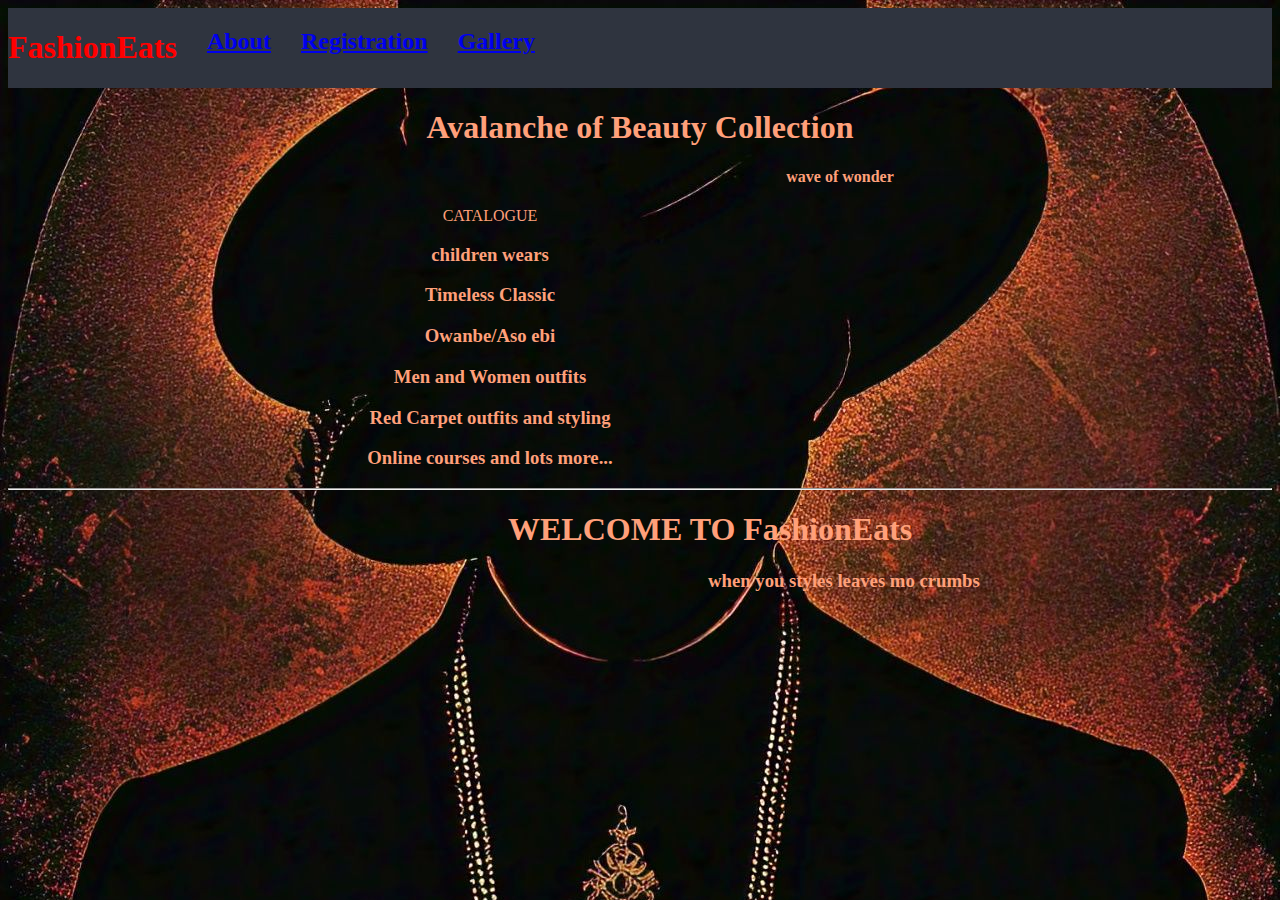
<file: index.html>
<!DOCTYPE html>
<html>                                                                                   
<head> 
	<title>first page</title>
	<link rel="stylesheet" type="text/css" href="styles.css">
</head>
<body style="background-image: url(IMG2.jpg);" background-size="cover;" style="background-size: cover;" style="background-repeat: no-repeat;">
	<div>
		<header id="kemi">
			<h1 style="color: red">FashionEats</h1>
			<a href="newpage.html"><h2 style="padding-left: 30px" style="color:red">About</h2></a>
			<a href="fashionregister.html"><h2 style="padding-left: 30px">Registration</h2></a>
			<a href="gallery.html"><h2 style="padding-left: 30px">Gallery</h2></a>
		</header>
	</div>
	<div align="center" <span style="color: #FFA07A"></span></style>
		<h1 style="font-family: " style="color:#FFA07A" span style="font-size: 100px">Avalanche of Beauty Collection</h1>
		<h4 style="padding-left: 400px">wave of wonder</h4>
		
	<div style="padding-right: 300px" style="padding-bottom: 30px" style="color: #FFC0CB" style="column-gap: 10px><i>	
		<h2 style="color: #FFC0CB">CATALOGUE</h2>
			<div style="padding: 0px">
				<h3 style="color:#FFA07A">children wears</h3>
				<h3 style="color: #FFA07A">Timeless Classic</h3>
				<h3 style="color:#FFA07A">Owanbe/Aso ebi</h3>
				<h3 style="color: #FFA07A">Men and Women outfits</h3>
				<h3 style="color: #FFA07A">Red Carpet outfits and styling</h3>
				<h3 style="color: #FFA07A">Online courses and lots more...</h3>
			</div>
	</div></i>
	</div><hr>
		<div style="color: #FFA07A"><h1 style="padding-left: 500px">WELCOME TO FashionEats</h1>	
		<h3 style="padding-left: 700px">when you styles leaves mo crumbs</h3>
	</div>	
</body>
</html>
</file>
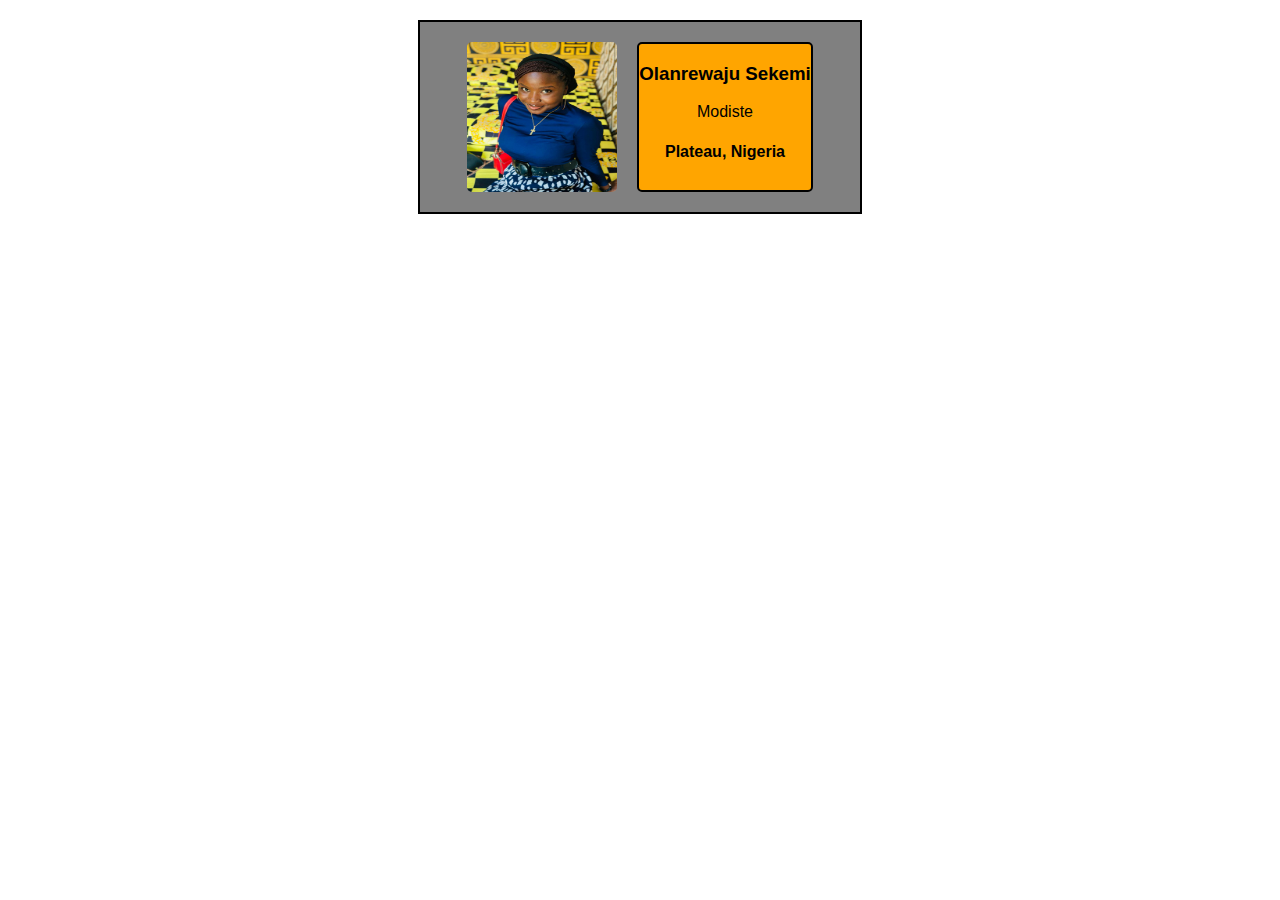
<file: businesscard.html>
<!DOCTYPE html>
<html>
<head>
	<title>business card</title>
</head>
<link rel="stylesheet" type="text/css" href="styles.css">
<body>
	<div class="card">
		<img class="image" src="img1.jpg"alt="kemi sitting on a bed with yellow and black bedcover">
		
		<div class="border">
			<h3 class="italic">Olanrewaju Sekemi</h3>
			<p>Modiste</p>
			<h4 class="italic">Plateau, Nigeria</h4>
		</div>
	</div>
</body>
</html>
</file>
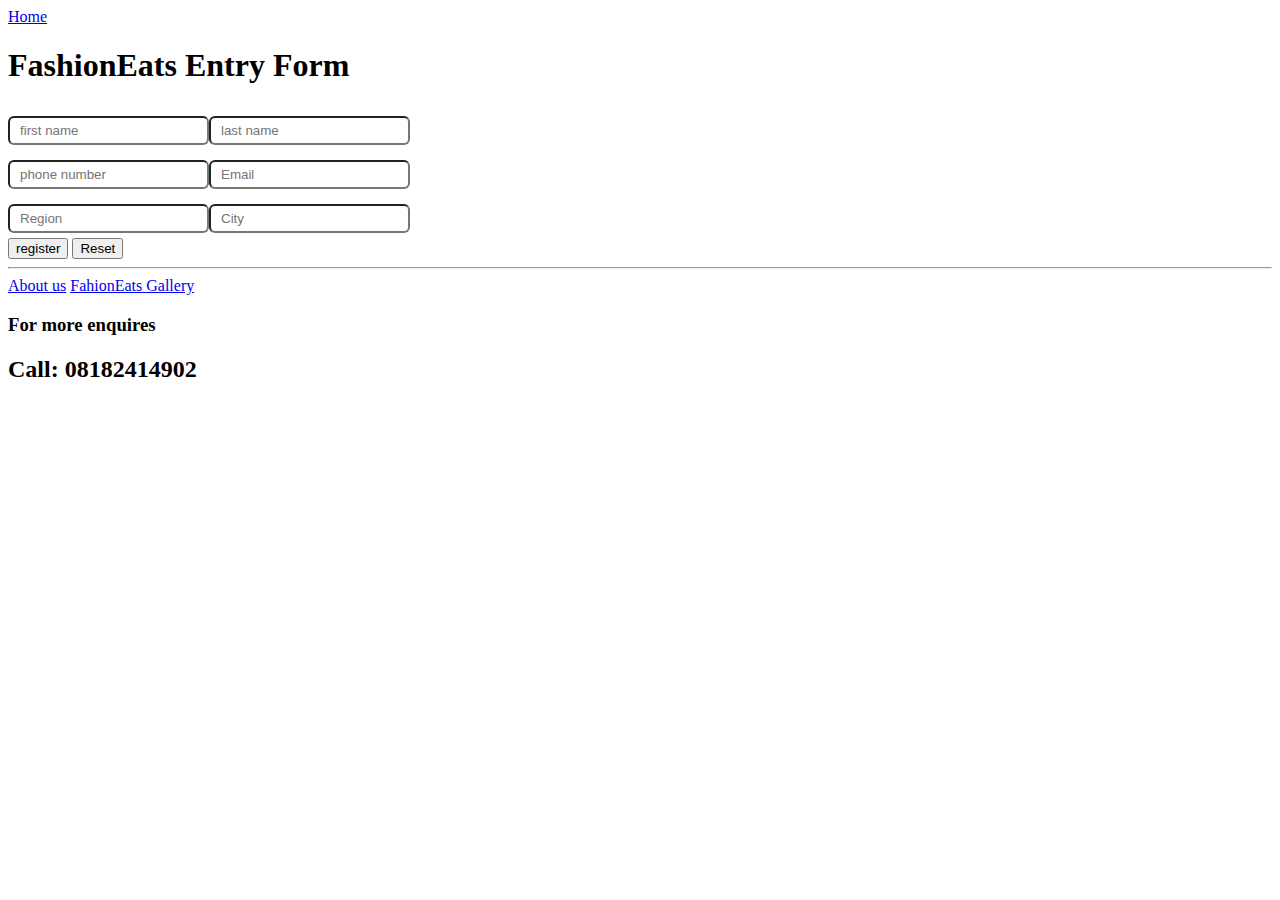
<file: fashionregister.html>
<!DOCTYPE html>
<html>
<head>
	<title>FahionEats Registeration form </title>
	<link rel="stylesheet" type="text/css" href="styles.css">
</head>
<body>
	<a href="index.html">Home</a>
	<h1>FashionEats Entry Form</h1>
<div class="input-div">
	<div>
		<label></label>
		<input type="text" placeholder="first name" >
	</div>
	<div>
		<label></label>
		<input type="Text"placeholder="last name">
	</div>
</div>
<div class="input-div">
	<div>
		<label></label>
		<input type="Text" placeholder="phone number">
	</div>
	<div>
		<label></label>
		<input type="Text" placeholder="Email" required="Email">
	</div>
</div>
</div>
<div class="input-div">
	<div>
		<label></label>
		<input type="Text" placeholder="Region" selectionDirection="">
	</div>
	<div>
		<label></label>
		<input type="Text"placeholder="City">
	</div>
</div>
<div class="button">
	<input  type="submit" value="register">
	<input type="reset" name="reset"><hr>
</div>
<a href="newpage.html">About us</a>
<a href="gallery.html">FahionEats Gallery</a>
	<div class="input-div4">
	<h3>For more enquires</h3>
	<h2>Call: 08182414902</h2>
</div>

</body>
</html>
</file>
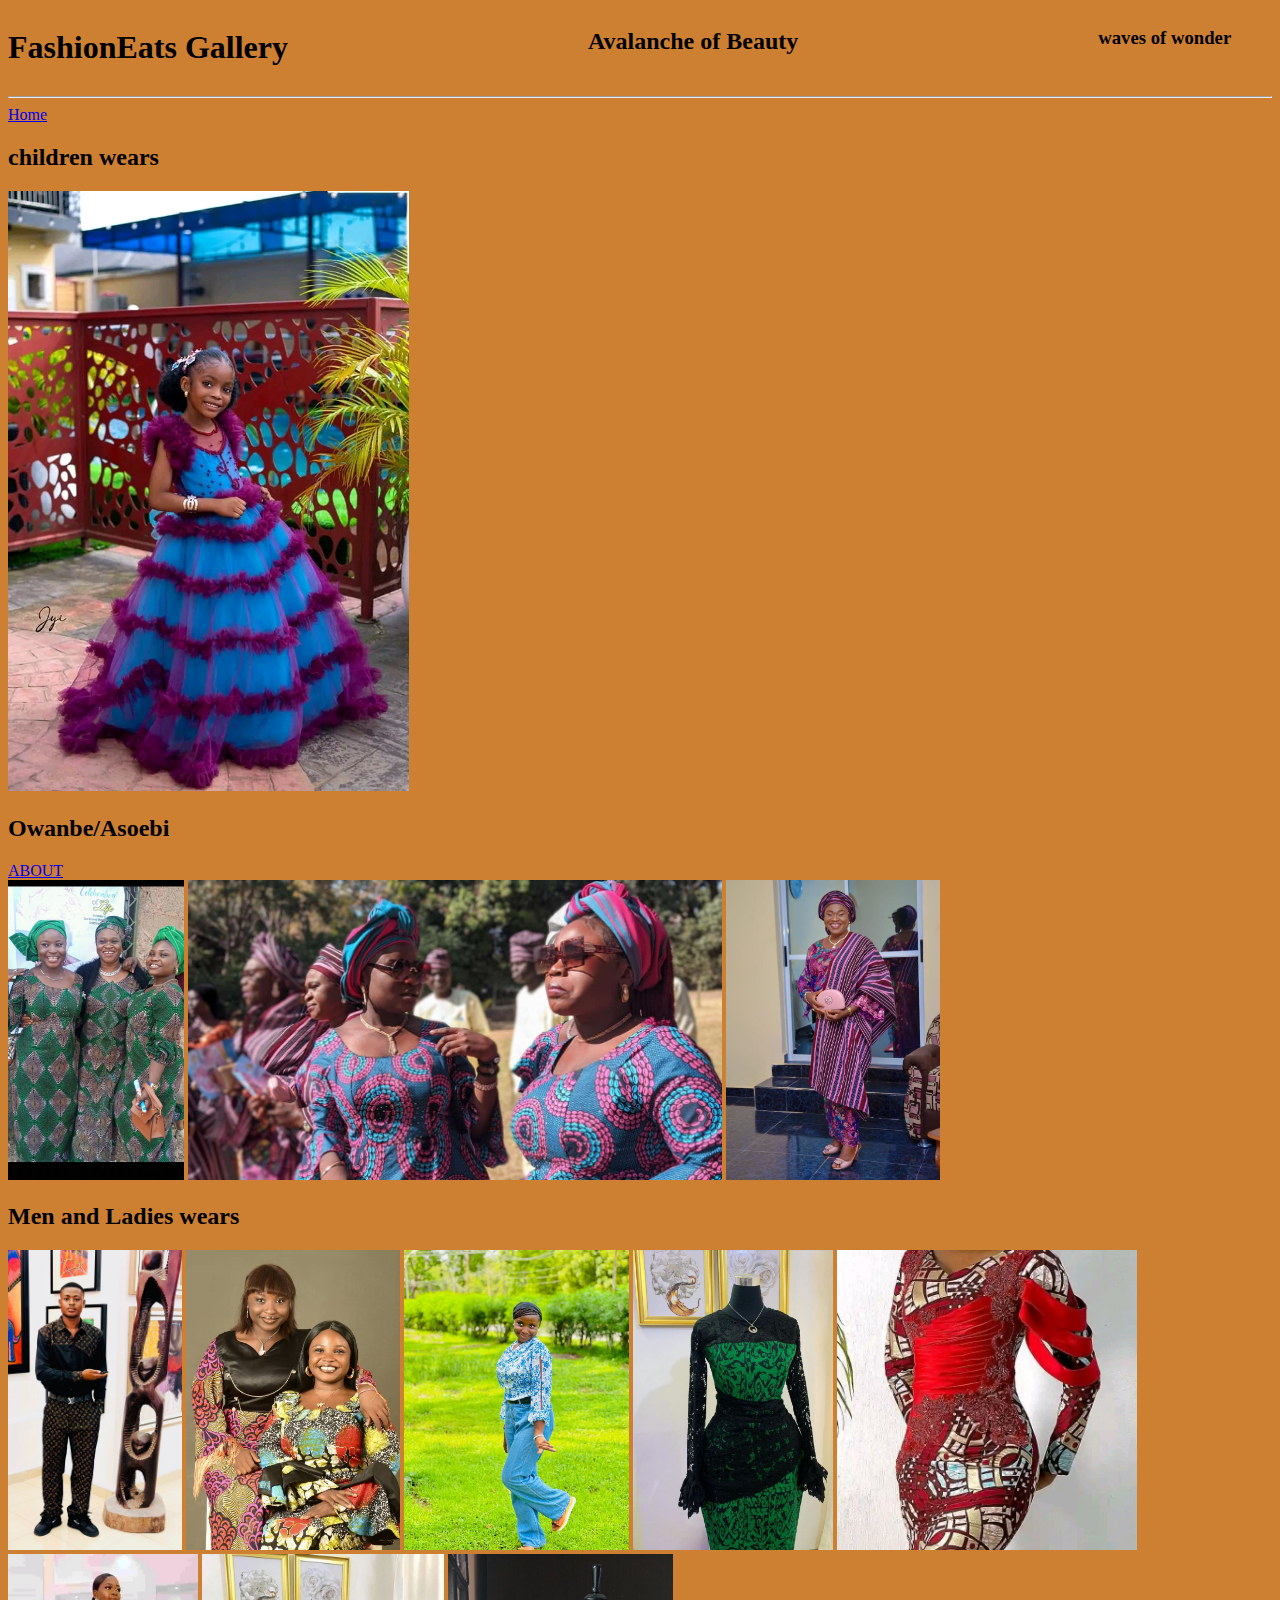
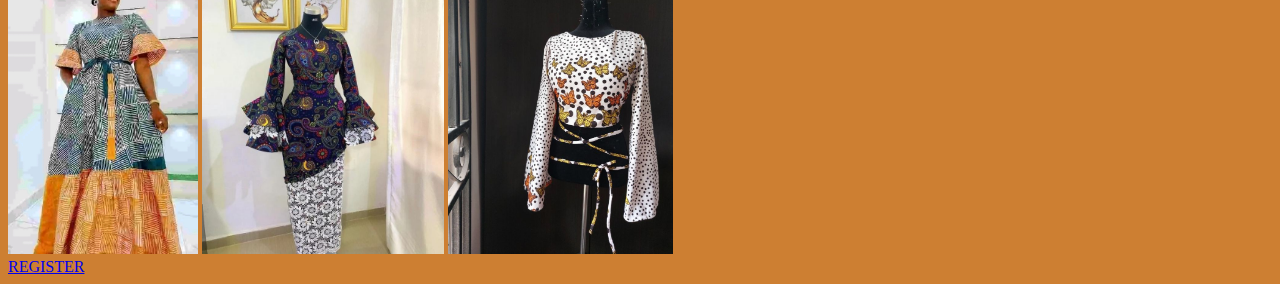
<file: gallery.html>
<!DOCTYPE html>
<html>
<head>
	<title>FashionEats Gallery</title>
</head>
<body style="background-color: #CD7F32">
	<header style="display:flex;flex-direction: row;">
		<h1>FashionEats Gallery</h1>
		<h2 style="padding-left: 300px">Avalanche of Beauty</h2>
		<h3 style="padding-left: 300px">waves of wonder</h3>
	</header><hr>
			<a href="index.html">Home</a>
		<div class="grid-container">
			<h2>children wears</h2>
			<img src="CW.jpg" style="width: 600" height="600">
			<h2>Owanbe/Asoebi</h2>
			<a href="newpage.html">ABOUT</a><br>
			<img src="FASH2.jpg" style="width: 300" height="300">
			<img src="FASH5.jpg" style="width: 300" height="300">
			<img src="FASH8.jpg" style="width: 300" height="300">
			<h2>Men and Ladies wears</h2>
			<img src="MW.jpg" style="width: 300" height="300">
			<img src="FASH9.jpg" style="width: 300" height="300">
			<img src="FASH6.jpg" style="width: 300" height="300">
			<img src="FASH4.jpg" style="width: 300" height="300">
			<img src="FASH3.jpg" style="width: 300" height="300">
			<img src="FASH1.jpg" style="width: 300" height="300">
			<img src="ID1.jpg" style="width: 300" height="300">
			<img src="ID2.jpg" style="width: 300" height="300">
		</div>
			<a href="fashionregister.html">REGISTER</a>
</body>
</html>
</file>
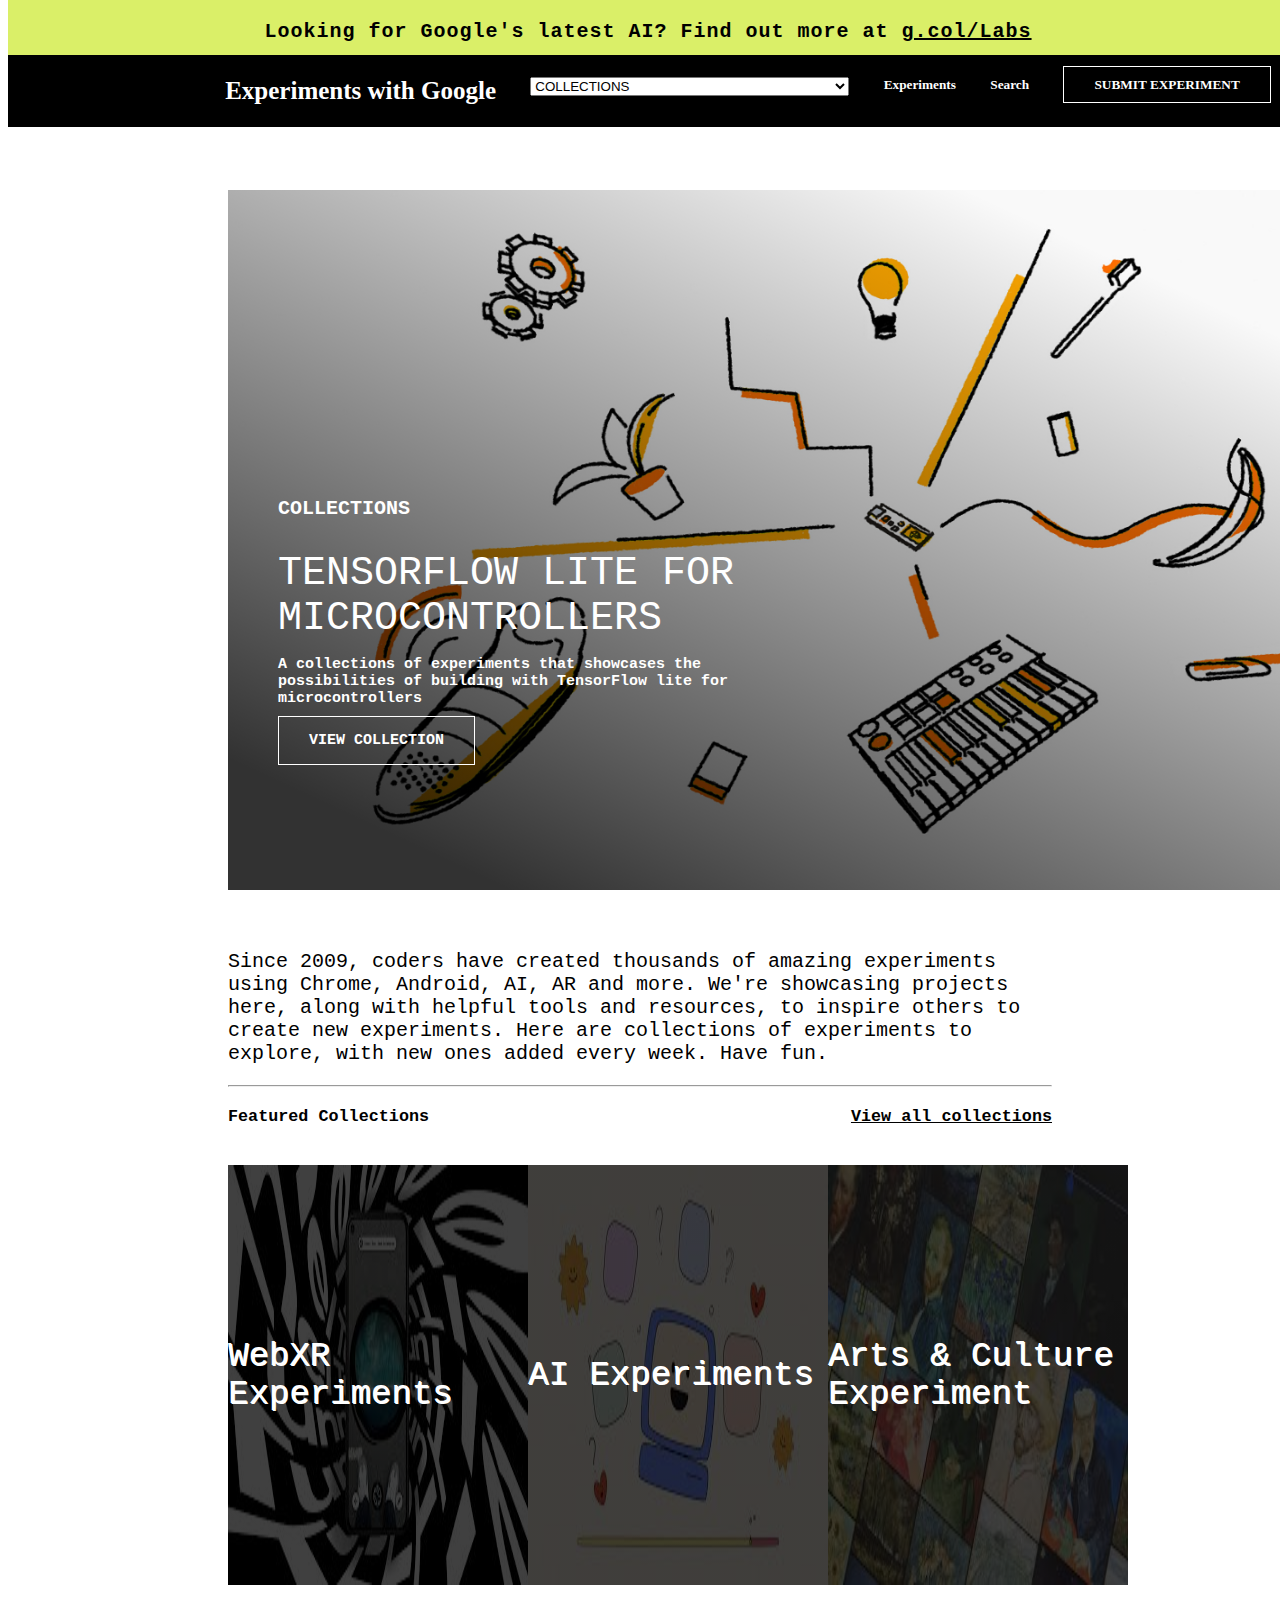
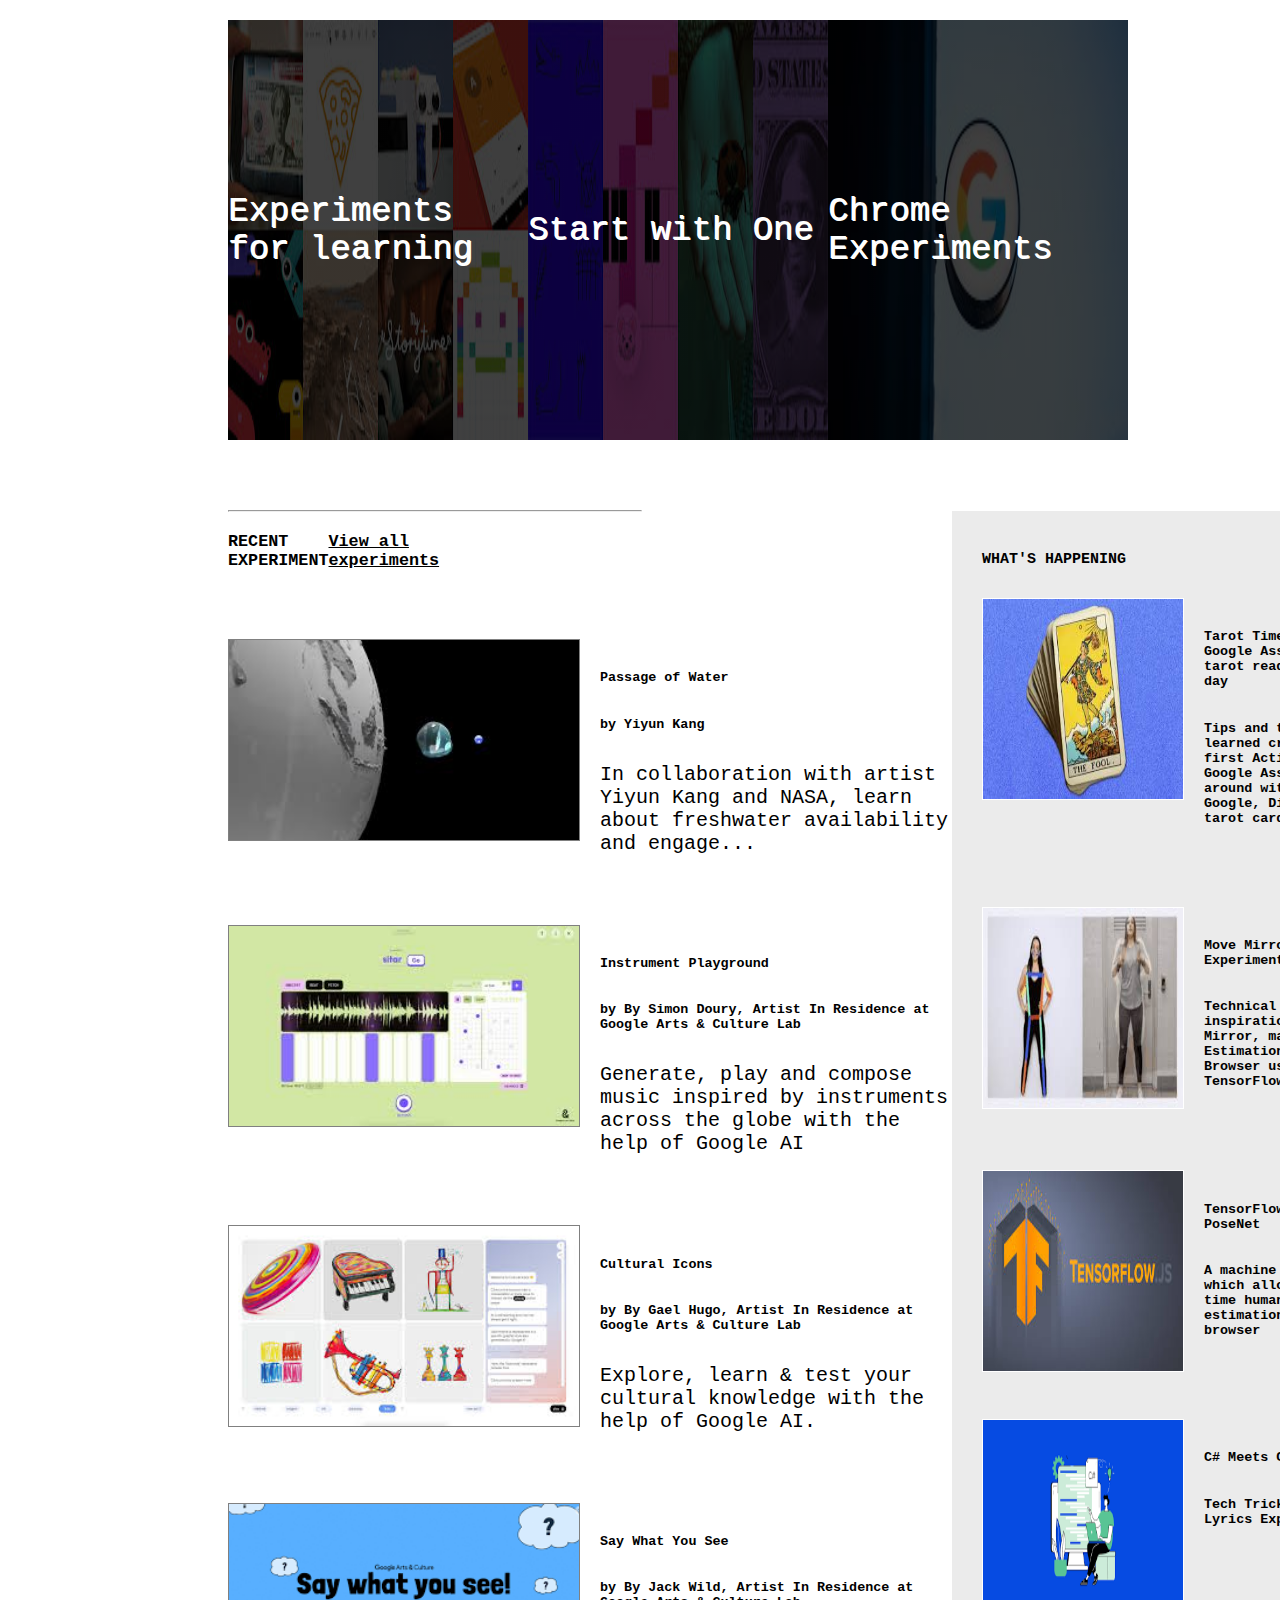
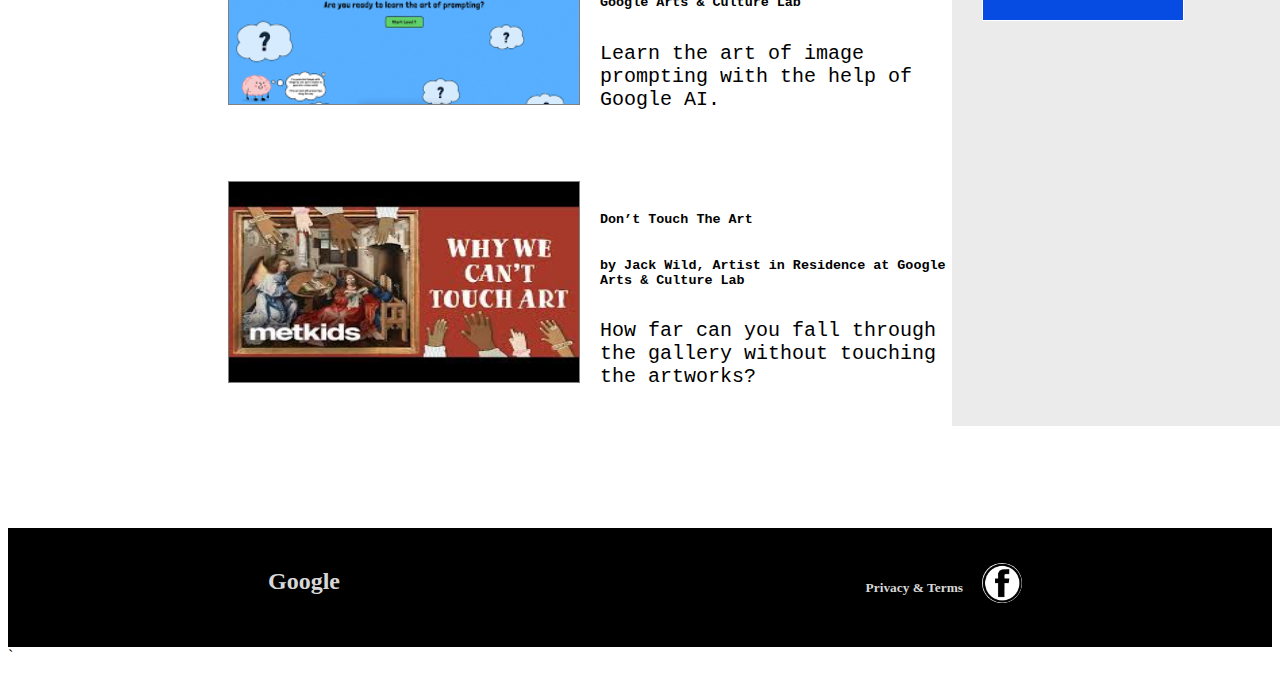
<file: google-experiment.html>
<!DOCTYPE html>
<html>
<head>
	<title>Google Experiment</title>
	<link rel="stylesheet" type="text/css" href="google.css">
	<script src="google.js"></script>
</head>
	<body>
		<div id="hp">
			<div id="sb">
				<h1 id="kai">Looking for Google's latest AI? Find out more at <a id="gc" href="" >g.col/Labs</a></h1>
			</div>
			<header class="hd">
				<h5 ><a id="EG" href="www.google.com"> Experiments with Google </a></h5>
					<h5><select name="collections">
							<option value="collections">COLLECTIONS</option>
							<option value="collections">TENSOFLOW LITE FOR MICROCONTROLLERS</option>
							<option value="collections">CREATABILITY</option>
							<option value="collections">DIGITAL WELLBEING EXPERIMENTS</option>
							<option value="collections">WEBXR EXPERIMENTS</option>
							<option value="collections">ARTS & CULTURE EXPERIMENTS</option>
							<option value="collections">AR EXPERIMENTS</option>
							<option value="collections">AI EXPERIMENTS</option>
							<option value="collections">ANDROID EXPERIMENTS</option>
							<option value="collections">CHROME EXPERIMENTS</option>
					</select> </h5>
					<h5>Experiments</h5> 
						<h5>Search</h5> 
						<h5><a id="go"href="">SUBMIT EXPERIMENT</a></h5>
			</header>
		</div>
	<div class="body">
			<div class="photo">
				<div class="text">
					<h6 id="cl">COLLECTIONS</h6><br>
					<p class="tf">TENSORFLOW LITE FOR <!-- <div class="tf"> -->MICROCONTROLLERS<!-- </div> --></p>
					<h6 id="acet">A collections of experiments that showcases the possibilities of building with TensorFlow lite for microcontrollers</h6>
					<h6 ><a id="vc" href="">VIEW COLLECTION</a></h6>	
				</div>
			</div>
		<div class="paragragh">
			<p>Since 2009, coders have created thousands of amazing experiments using Chrome, Android, AI, AR and more. We're showcasing projects here, along with helpful tools and resources, to inspire others to create new experiments. Here are collections of experiments to explore, with new ones added every week. Have fun.</p>
		</div><hr>
		<div class="fca" >
			<h6>Featured Collections</h6>
			<h6><a id="vac" href="">View all collections</a></h6>		
		</div>
		<div class="xr">
				<div id="web">
					<p id="webexper"><span>WebXR Experiments</span></p>
				</div>
				<div id="ai">
					<p id="aiexper"><span>AI Experiments</span></p>
				</div>
				<div id="ace">
					<p id="arts"><span>Arts & Culture Experiment</span></p>
				</div>
		</div>
		<div class="esc">	
			<div id="efl">
				<p id="learning"><span >Experiments for learning</span></p>
			</div>
			<div id="swo">
				<p id="withone"><span>Start with One</span></p>
			</div>
			<div id="ce">
				<p id="experiments"><span>Chrome Experiments</span></p>
			</div>
		</div>
		<hr id="hr2">
		<div class="fca">
			<h6>RECENT EXPERIMENT</h6>
			<h6><a id="vi" href="">View all experiments</a></h6>
		</div>
		<div id="smtn">
			<div class="pow">
				<div id="passage">
					<img class="pics" src="passage.jpg">
					<div id="water">
						<h6>Passage of Water</h6>
						<h6>by Yiyun Kang</h6>
						<p>In collaboration with artist Yiyun Kang and NASA, learn about freshwater availability and engage... </p>
					</div>
				</div>
				<div id="instr">
					<img class="pics" src="instruments.jpg">
					<div id="play">
						<h6>Instrument Playground</h6>
						<h6>by By Simon Doury, Artist In Residence at Google Arts & Culture Lab </h6>
						<p>Generate, play and compose music inspired by instruments across the globe with the help of Google AI </p>
					</div>
				</div>
				<div id="ci">
					<img class="pics" src="cultural_icon.jpg">
					<div id="icons">
						<h6>Cultural Icons</h6>
						<h6>by By Gael Hugo, Artist In Residence at Google Arts & Culture Lab </h6>
						<p>Explore, learn & test your cultural knowledge with the help of Google AI. </p>
					</div>
				</div>
				<div id="say">
					<img class="pics" src="say_what.png">
					<div id="what">
						<h6>Say What You See</h6>
						<h6>by By Jack Wild, Artist In Residence at Google Arts & Culture Lab  </h6>
						<p>Learn the art of image prompting with the help of Google AI.</p>
					</div>
				</div>
				<div id="dt">
					<img class="pics" src="dont_touch.jpg">
					<div id="touch">
						<h6>Don’t Touch The Art</h6>
						<h6>by Jack Wild, Artist in Residence at Google Arts & Culture Lab  </h6>
						<p>How far can you fall through the gallery without touching the artworks? </p>
					</div>
				</div>
			</div>
			<div class="col2">
				<div id="hmm">
					<h1 id="WH">WHAT'S HAPPENING</h1>
					<div class="tarot">
						<img class="picz" src="tarot.jpg">
						<div class="mtchw">
							<h6>Tarot Time: turning my Google Assistant into a tarot reader in under a day</h6>
							<h6>Tips and tricks I learned creating my first Action for the Google Assistant playing around with Actions on Google, Dialogflow, and tarot cards.</h6>
						</div>
					</div>
					<div class="tarot">
						<img class="picz" src="move.jpg">
						<div class="mtchw">
							<h6>Move Mirror: an AI Experiment</h6>
							<h6>Technical details and inspiration for Move Mirror, made with Pose Estimation in the Browser using TensorFlow.js</h6>
						</div>
					</div>
					<div class="tarot">
						<img class="picz" src="tensorflow.jpg">
						<div class="mtchw">
							<h6>TensorFlow.js version of PoseNet</h6>
							<h6>A machine learning model which allows for real-time human pose estimation in the browser</h6>
						</div>
					</div>
					<div class="tarot">
						<img class="picz" src="meet.png">
						<div class="mtchw">
							<h6>C# Meets CSS</h6>
							<h6>Tech Tricks From An AR Lyrics Experiment</h6>
						</div>
					</div>
				</div>
				</div>
			</div>
		</div>
		<footer>
			<div class="nawa">
				<h2 id="google">Google</h2>
				<div id="ptp">
					<h6><a id="pri" href="">Privacy & Terms</a></h6>
					<a href=""><img id="fb" src="fb.png"></a>
				</div>
			</div>
		</footer>
	</body>
</html>`
</file>
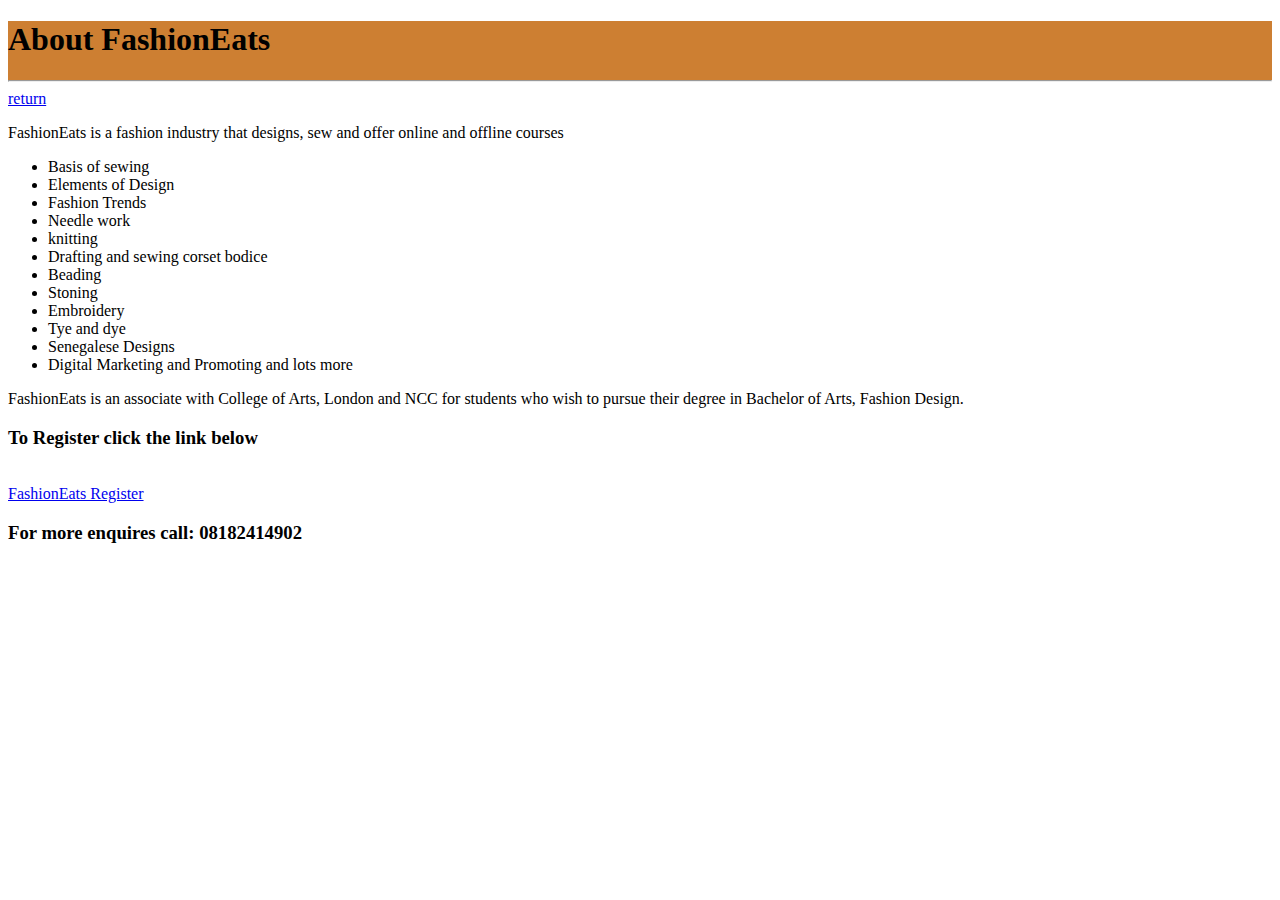
<file: newpage.html>
<!DOCTYPE html>
<html>
<head>
	<title>new page</title>
</head>
<body>
	<header style="background-color: #CD7F32 ">
	<h1>About FashionEats</h1><hr></header>
	<a href="index.html">return</a>
		<p>FashionEats is a fashion industry that designs, sew and offer online and offline courses 
			<ul>
				<li>Basis of sewing</li>
				<li>Elements of Design</li>
				<li>Fashion Trends</li>
				<li>Needle work</li>
				<li>knitting</li>
				<li>Drafting and sewing corset bodice</li>
				<li>Beading</li>
				<li>Stoning</li>
				<li>Embroidery</li>
				<li>Tye and dye</li>
				<li>Senegalese Designs</li>
				<li>Digital Marketing and Promoting and lots more</li>
			</ul>
		FashionEats is an associate with College of Arts, London and NCC for students who wish to pursue their degree in Bachelor of Arts, Fashion Design.</p>
		<h3>To Register click the link below</h3><br>
		<a href="fashionregister.html">FashionEats Register</a>
		<h3>For more enquires call: 08182414902</h3>
	
</body>
</html>
</file>
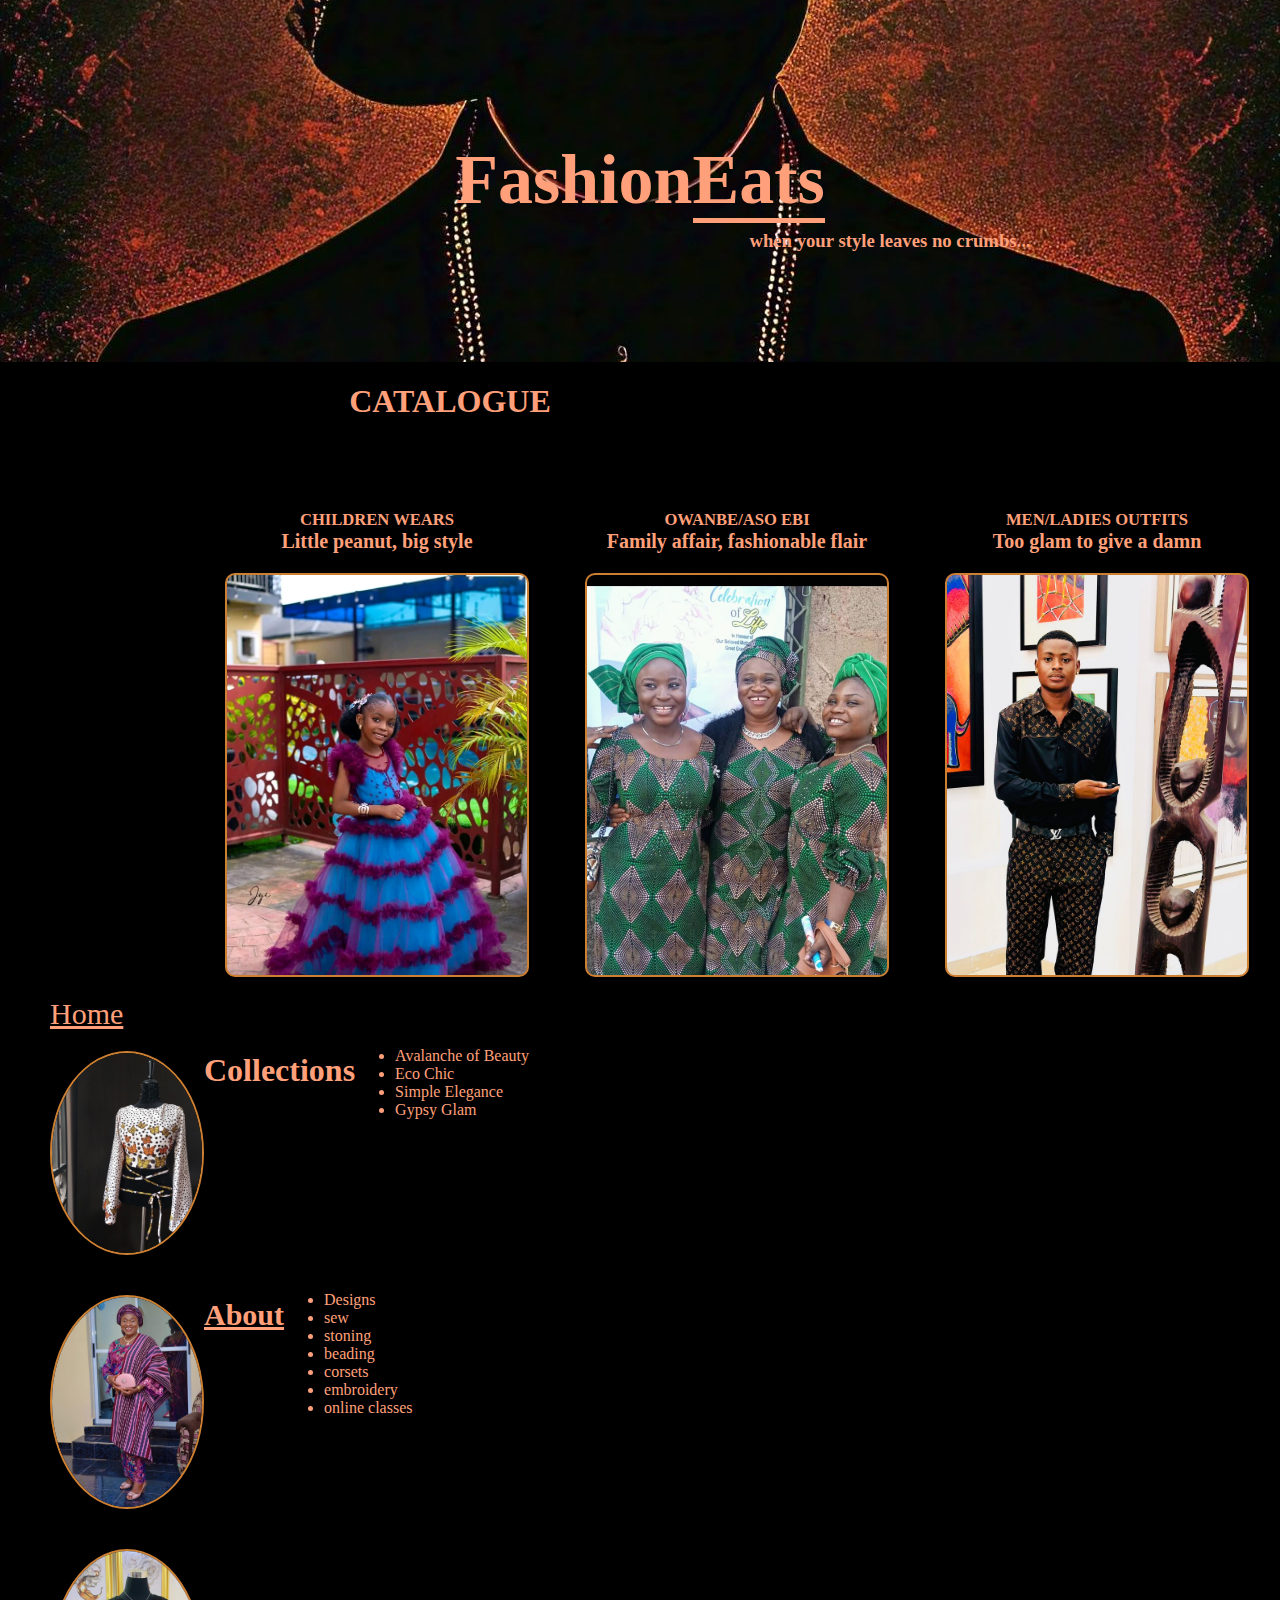
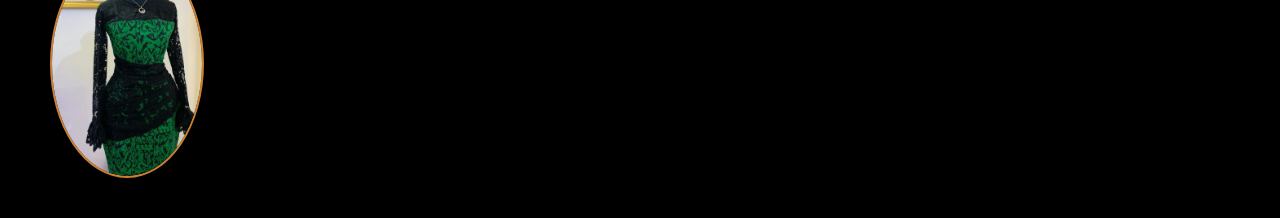
<file: website.html>
<!DOCTYPE html>
<html>
<head>
	<title>TOKEM FASHION</title>
	<link rel="stylesheet" type="text/css" href="website.css">
</head>
<body>
	<div id="main-body">
		<h1 id="name">Fashion<span id="eats">Eats</span></h1>
		<h3 id="about"> when your style leaves no crumbs...</h3>
	</div>
	<div>
		<h1 id="ct">CATALOGUE</h1>
	</div>
	<div class="content">
		<div class="cw">
			<h5>CHILDREN WEARS</h5>
			<p>Little peanut, big style</p>
			<div id="cw"></div>
		</div>
		<div class="cw">
			<h5> OWANBE/ASO EBI</h5>
			<p>Family affair, fashionable flair</p>
			<div id="owanbe"></div>
		</div>
		<div class="cw">
			<h5>MEN/LADIES OUTFITS</h5>
			<P>Too glam to give a damn</P>
			<div id="gl"></div>
		</div>
	</div>
	<div class="images">
		<a href="index.html" class="link">Home</a>
		<div class="imgs">
			<img id="img1" src="ID2.jpg">
			<h1>Collections</h1>
			<ul>
				<li>Avalanche of Beauty</li>
				<li>Eco Chic</li>
				<li>Simple Elegance</li>
				<li>Gypsy Glam</li>
			</ul>
		</div>
		<div class="imgs">
			<img id="img2" src="FASH8.jpg">
			<h1><a href="newpage.html" class="link">About</a></h1>
			<ul>
				<li>Designs</li>
				<li>sew</li>
				<li>stoning</li>
				<li>beading</li>
				<li>corsets</li>
				<li>embroidery</li>
				<li>online classes</li>
			</ul>
		</div>
		<div class="imgs">
			<img id="img3" src="FASH4.jpg">
		</div>
	</div>
</body>
</html>
</file>
<file: styles.css>
#kemi {
	display: flex;
	flex-direction: row;
	background-color:#2F343F
	
}
.input-div {
	width: 400px;
	display:flex;
	flex-direction: row;
	justify-content: space-between;
}

.input-div label {
	display: block;
}

.input-div input {
	padding: 5px 10px;
	margin: 10px 0 5px;
	border: 2px bold black;
	border-radius: 6px
}

/*.input-div2 {
	width: 400px;
	display: flex;
	flex-direction: row;
	justify-content: space-between;
}
.input-div2 input {
	padding: 5px 10px;
	margin: 10px 0 5px;
}
.input-div3 {
	width: 400px;
	display: flex;
	flex-direction: row;
	justify-content: space-between;
}
.input-div3 input {
	padding: 5px 10px;
	margin: 10px 0 5px;
}
*/
/*.button {
	border: 2px solid black;
	border-radius: 30px;
}*/

.image{
	width: 150px;
	height: 150px;
	border-radius: 5px
}
.card{
	border: 2px solid black;
	padding: 20px;
	display: flex;
	justify-content: center;
	width: 400px;
	border-bottom: 2px solid black;
	font-family: verdana, geneva,tahoma, sans-serif;
	margin: 20px auto;
	background-color: grey;

	

	
		

}
.border{
	width: 400px
	margin:200px;
	text-align: center;
	width: fit-content;
	border:2px solid black;
	border-radius: 5px;
	margin-left: 20px;
	background: orange;



	
}
</file>
<file: google.css>
.body{
	margin: 0 220px;
}
#hp{
	margin-right: 0px;
	margin-left: 0px;
	position: fixed;
	top: 0;
	width: 100%;
}
.hd{
	display: flex;
	flex-direction: row;
	padding-left: 200px;
	color: white;
	background-color: black;
	justify-content: space-around;
	margin left: 0;
	margin-right: 0;
}
#sb{
	background-color: #daef68;
	color: #000;
	text-align: center;
	padding-top: 20px;
	padding-bottom: 5px;
	margin-right: 0;
	margin-left: 0;
	height: 30px;
	/*font-size: 12px;*/
}
#kai{
	padding-bottom: 40px;
	margin-top: 0;
	font-weight: bold;
	font-size: 20px;
	padding-bottom: 20px;
	font-family: "Source Code", "monaco", "PT Mono", "courier", monospace;
	letter-spacing: 1px;
}
#gc{
	color: black;
}
#gc:hover{
	color: blue;

}
#SE{
	border: 1px solid white;
	padding-right: 10px;
	padding-left: 10px;
	padding-top: 10px;
	padding-bottom: 10px;
}
	
#go{
	color: white;
	margin-top: 10px;
	
	width: 150px;
	height: 20px;
	border: 1px solid white;
	padding: 10px 30px;
	text-decoration: none;
}
#EG{
	color: white;
	font-size: 25px;
	text-decoration: none;
} 
#EG:hover {
	color: grey;
}
#go:hover {
	background-color: white;
	color: #000;
}
.photo{
	background: linear-gradient(25deg,
                    rgba(0, 0, 0, 0.8) 10%,
                    rgba(255, 255, 255, 0) 80% ),
                      url(Experiments_Hero.jpg);
	/*background: linear gradie*/
	background-size: 100% 100%;
	/*border: 1px solid grey;*/
	margin-left: auto;
	margin-right: auto;
	margin-top: 190px;
	width: 1300px;
	height: 700px;
	/*padding-top: 40px;*/
}
#cl{
	font-size: 20px;
	/*padding-bottom: -4px;*/
	margin-bottom: -27px;
}

.text{
	display: flex; 
	flex-direction: column;
	padding: 20% 0 0 50px;
	/*line-height: 0em;*/
	color: white;
	font-family: courier;
	width: 500px;

}
.tf{
	font-size: 40px;
	font-weight: 100;
	margin-bottom: -20px;
	/*padding-top: -15px;*/
	/*padding-top: -15px;*/
}
#acet{
	font-size: 15px;
	margin-bottom: 0px;
}
#vc{
	border: 1px solid white;
	padding: 15px 30px;
	width: 150px; 
	height: 30px;
	margin-bottom: 30px;
	text-align: center;
	font-size: 15px;
	text-decoration: none;
	color: white;

}

#vc:hover{
	background-color: blue;
}
.paragragh{
	display: flex;
	font-size: 15px;
	font-family: courier;
	margin: 0 auto;
	/*padding-left: 220px;*/
	/*padding-right: 250px;*/
	padding-top: 40px;
	font-size: 20px;
	line-height: -15px;
}
hr{
	/*margin-left: 220px;*/
	/*margin-right: 250px;*/
	margin-top: 0px;
}
.fca{
	display: flex;
	flex-direction: row;
	/*justify-content: space-between;*/
	/*padding-left: 220px;*/
	/*padding-right: 250px;*/
	font-size: 20px;
	font-family: courier;
	justify-content: space-between;

	margin-top: -27px;
	font-size: 25px;
}
#vac{
	color: black;
	/*padding-left: 920px;*/
}
#vac:hover{
	color: blue;

}
.xr{
	display: flex;
	flex-direction: row;
	justify-content: space-between;
	/*padding-left: 200px;
	/*padding-right: 200px;*/
	margin-right: auto;
	margin-left: auto;
	color: white;
	font-size: 30px;

}
.esc{

	display: flex;
	flex-direction: row;
	font-size: 40px;
	color: white;
	justify-content: space-between;
	/*padding-left: 200px;*/
	/*padding-right: 200px;*/
	margin-top: 35px;
 }
#web{
	display: flex;
	flex-direction: row;

	background-image:
					linear-gradient(45deg,
                    rgba(-1, -1, -1, 0.75),
                    rgba(-1, -1, -1, 0.75)), 
					url(xr.jpg);
	background-size: 100% 100%;
	width: 420px;
	height:420px;
	justify-content: center;
	align-items: center;
	


}
#ai{
	display: flex;
	flex-direction: row;
	background-image:
					linear-gradient(45deg,
                    rgba(-1, -1, -1, 0.75),
                    rgba(-1, -1, -1, 0.75)),  
					url(AI.jpg);
	background-repeat: no-repeat;
	background-size: 100% 100%;
	width: 420px;
	height: 420px; 
	justify-content: center;
	align-items: center;

}
#ace{
	display: flex;
	flex-direction: row;
	background-image:
					linear-gradient(45deg,
                    rgba(-1, -1, -1, 0.75),
                    rgba(-1, -1, -1, 0.75)), 
					url(arts&culture.jpg);
	background-size: 100% 100%;				
	width: 420px;
	height: 420px;
	justify-content: center;
	align-items: center;
}
#efl{
	display: flex;
	flex-direction: row;
	background-image:
					linear-gradient(45deg,
                    rgba(-1, -1, -1, 0.75),
                    rgba(-1, -1, -1, 0.75)), 
					url(EFL.jpg);
	background-size:100% 100%;
	width: 420px;
	height: 420px;
	justify-content: center;
	align-items: center;
}
#swo{
	display: flex;
	flex-direction: row;
	background-image: 
					linear-gradient(45deg,
                    rgba(-1, -1, -1, 0.75),
                    rgba(-1, -1, -1, 0.75)), 
					url(sto.jpg);
	background-size: 100% 100%;
	width: 420px;
	height: 420px;
	justify-content: center;
	align-items: center;
}
#ce{
	display: flex;
	flex-direction: row;
	background-image:
					linear-gradient(45deg,
                    rgba(-1, -1, -1, 0.75),
                    rgba(-1, -1, -1, 0.75)),  
					url(chromeexperiment.jpg);
	background-size: 100% 100%;
	width: 420px;
	height: 420px;
	justify-content: center;
	align-items: center;
}
#webexper,#aiexper,#learning,#withone,#experiments,#arts{
	display: flex;
	flex-direction: row;
	/*justify-content: center;*/
	align-self: center;
	align-items: center;
	/*padding-top: 35%;*/
	font-size: 34px;
	/*padding-left: 50px;
	/*padding-right: 50px;*/
	/*text-align: center;*/
	/*margin-right: auto;
	margin-left: auto;*/
	text-shadow: 1px 1px #ffffff;
	font-family: courier;
	width: 300px;
}

#web:hover span {
	display: none;
}
#web:hover:before{
	content: "VR and AR made for the web"


}
#ai:hover span {
	display: none;
}
#ai:hover:before{
	content: "Celebrating creativity and AI"
}
#ace:hover span {
	display: none;
}
#ace:hover:before{
	content: "See what happens at the crossroads of arts and technology"
	/*width: 100%;*/
}
#efl:hover span {
	display: none;
}
#efl:hover:before{
	content: "A collection of experiments that teachers,students, and families are using to learn from home."
}
#swo:hover span {
	display: none;
}
#swo:hover:before{
	content: "A collection of experiments that started by working with one person to make something impactful for them and their community"
}
#ce:hover span {
	display: none;
}
#ce:hover:before{
	content: "Creative code for the web"
}


#hr2{
	margin-top: 70px;
	width: 50%;
	margin-left: 0px;

}
#vi{
	padding-right: 660px;
	color: black;
	/*padding-left: 300px;*/
}
#vi:hover {
	color: blue
}
.pow{
	display: flex;
	flex-direction: column;
	font-family: courier;




}
#passage,#instr,#ci,#say,#dt,.tarot{
	display: flex;
	flex-direction: row;
	margin-top: 30px;
	/*padding-left: 200px;*/
	/*height: 200px;*/
	justify-content: space-between;
}
#water,#play,#icons,#what,#touch,.mtchw{
	/*padding-left: 20px;*/
	width: 350px;
	padding-left: 20px;
	font-size: 20px;
	padding-bottom: 20px;
	/*padding-top: -20px;*/
	/*height: 200px;*/
}
.mtchw{
	width: 200px;

}
.pics{
	border: 1px solid grey;
	width: 350px;
	height: 200px;
}
.picz{
	border: 1px solid #ffffff;
	width: 200px;
	height: 200px;
	background-size: 200px;
}
.col2{
	display: flex;
	flex-direction: column;
	align-items: start;
	/*float: right;*/
	border: 2px solid white;
	background-color: rgb(235, 235, 235);
	/*align-items:  start;*/
	width: 400px;
	padding: 30px;
	margin-top: -100px;
	margin-right: 100px;
	font-family: courier;

	/*width: 500px;*/
	/*margin0-right: 250px;*/
	/*margin-left: 30px;*/
	/*padding-right: 90px;*/
	/*padding-left: -300px;*/
	/*padding-left: -40px;*/
	/*padding-left: 20px;*/
}
#WH{
	font-size: 15px;

}
#smtn{
	display: flex;
	flex-direction: row;
	/*padding: 20px;*/
	justify-content: space-between;
}
#hmm{
	/*margin-left: -160px;*/
	/*padding-right: 200px;*/
}
#fb{
	width: 40px;
	height: 40px;
	background-color: white;
	border-radius: 50%;
	margin-top: 15px;
	margin-left: 19px;
}
#fb:hover{
	background-color: grey;
}
.nawa{
	display: flex;
	flex-direction: row;
	justify-content: space-between;
	background-color: rgb(0, 0, 0 );
	/*padding-top: 40px;*/
	padding: 20px 260px;
	margin-top: 100px;
	color: rgb( 215 215 215);
	padding-right: 150px;
}
#ptp{
	display: flex;
	flex-direction: row;
	/*justify-content: space-between;*/
	padding-right: 100px;
	font-size: 20px;
}
#pri{
	color: rgb( 215 215 215);
	text-decoration: none;

}
#pri:hover{
	color: blue;
}
</file>
<file: website.css>
body {

	font-family: malegroth.zip;
	margin: 0;
	/*text-align: center;
	color: #CD7F32;*/
	background-color: black;
	padding: 0;
	width: 100vh;
	text-align: center;
	color: #FFA07A;
	background: linear-gradient(white #CD7F32);

}
	
#name{
	text-align: center;
	color: #FFA07A;
	margin-top: 100px;
	margin-bottom: 10px;
	font-weight: bold;
	font-size: 70px



}

#about{
	margin: 0 0 0 250px;
	padding-bottom: 90px;
	color: #FFA07A;
	padding-left: 250px;
}
#eats{
	border-bottom: 5px solid #FFA07A;

}
#main-body{
	background-image: url(IMG2.jpg); 
	background-size: cover;
	padding: 40px 0px 20px 0px;
	width: 100vw;
	background-position: center;
}

#cw{
	width: 300px;
	height: 400px;
	border: 2px solid #CD7F32;
	border-radius: 10px;
	background-image: url(CW.jpg);
	background-size: cover;
}

#cw:hover {
	background-image: url(cw2.jpg);
	
}

.cw h5 {
	margin-bottom: 0;
}

.cw p {
	margin-top: 0;
}

#owanbe{
	width: 300px;
	height: 400px;
	border: 2px solid #CD7F32;
	border-radius: 10px;
	background-image: url(FASH2.jpg);
	background-size: cover;
}
#owanbe:hover{
	background-image: url(FASH3.jpg);
	
}
#gl{
	width: 300px;
	height: 400px;
	border: 2px solid #CD7F32;
	border-radius: 10px;
	background-image: url(MW.jpg);
	background-size: cover;
}
#gl:hover{
	background-image: url(FASH6.jpg);
}
/*.content{
	text-align: start;
	color: #CD7F32;
}*/
.content{
	width: 80vw;
	margin: 0 25%;
	display: flex;
	flex-direction: row;
	justify-content: space-between;
	padding-top: 40px;
	font-size: 20px;
	font-weight: bold;
	margin-bottom: 0px auto;
}

#img1, #img2, #img3 {
	width: 150px;
	border-radius: 50%;
	border: 2px solid  #CD7F32;
	margin: 20px 0;
}
.images{
	display: flex;
	flex-direction: column;
	text-align: start;
	padding: 20px 50px;
	
}
.imgs{
	display: flex;
	flex-direction: row;
	}  
.link{
	padding-right: 100%;
	font-size: 30px;
	color: #FFA07A;
}
</file>
